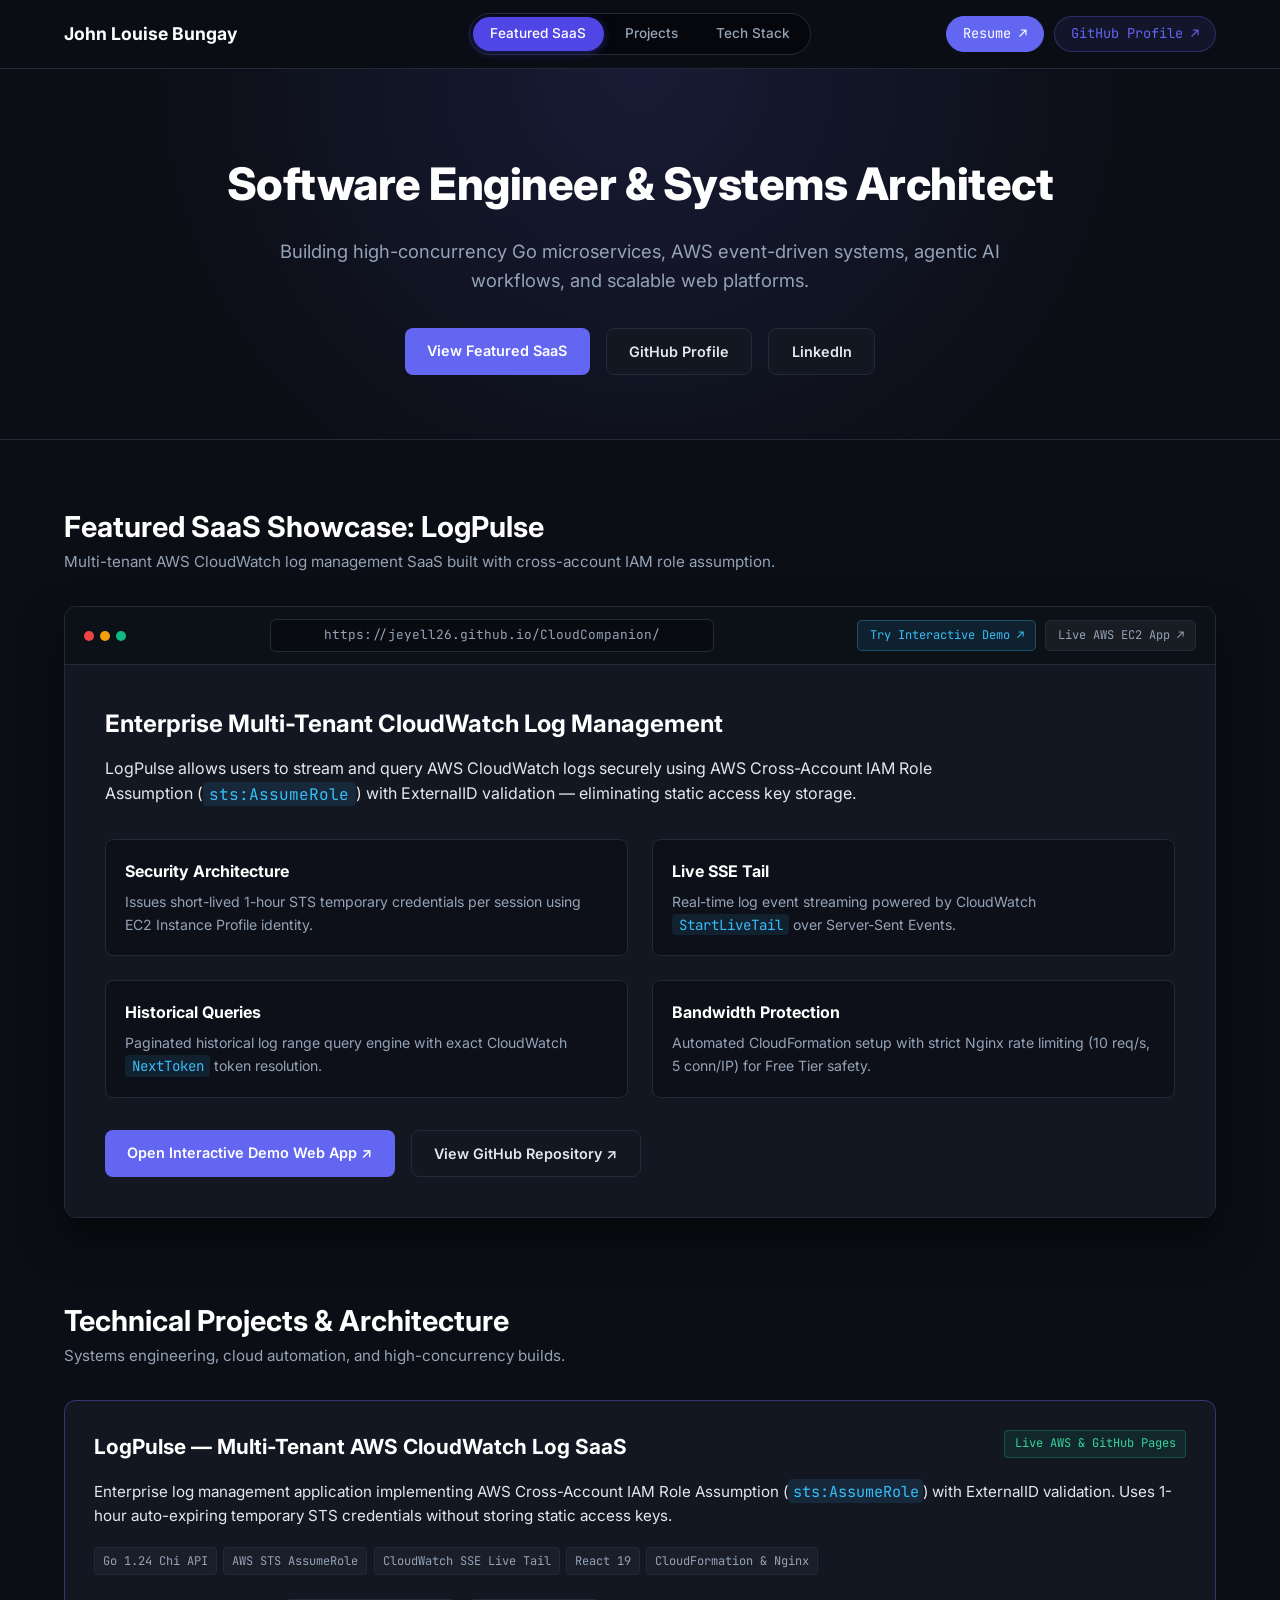
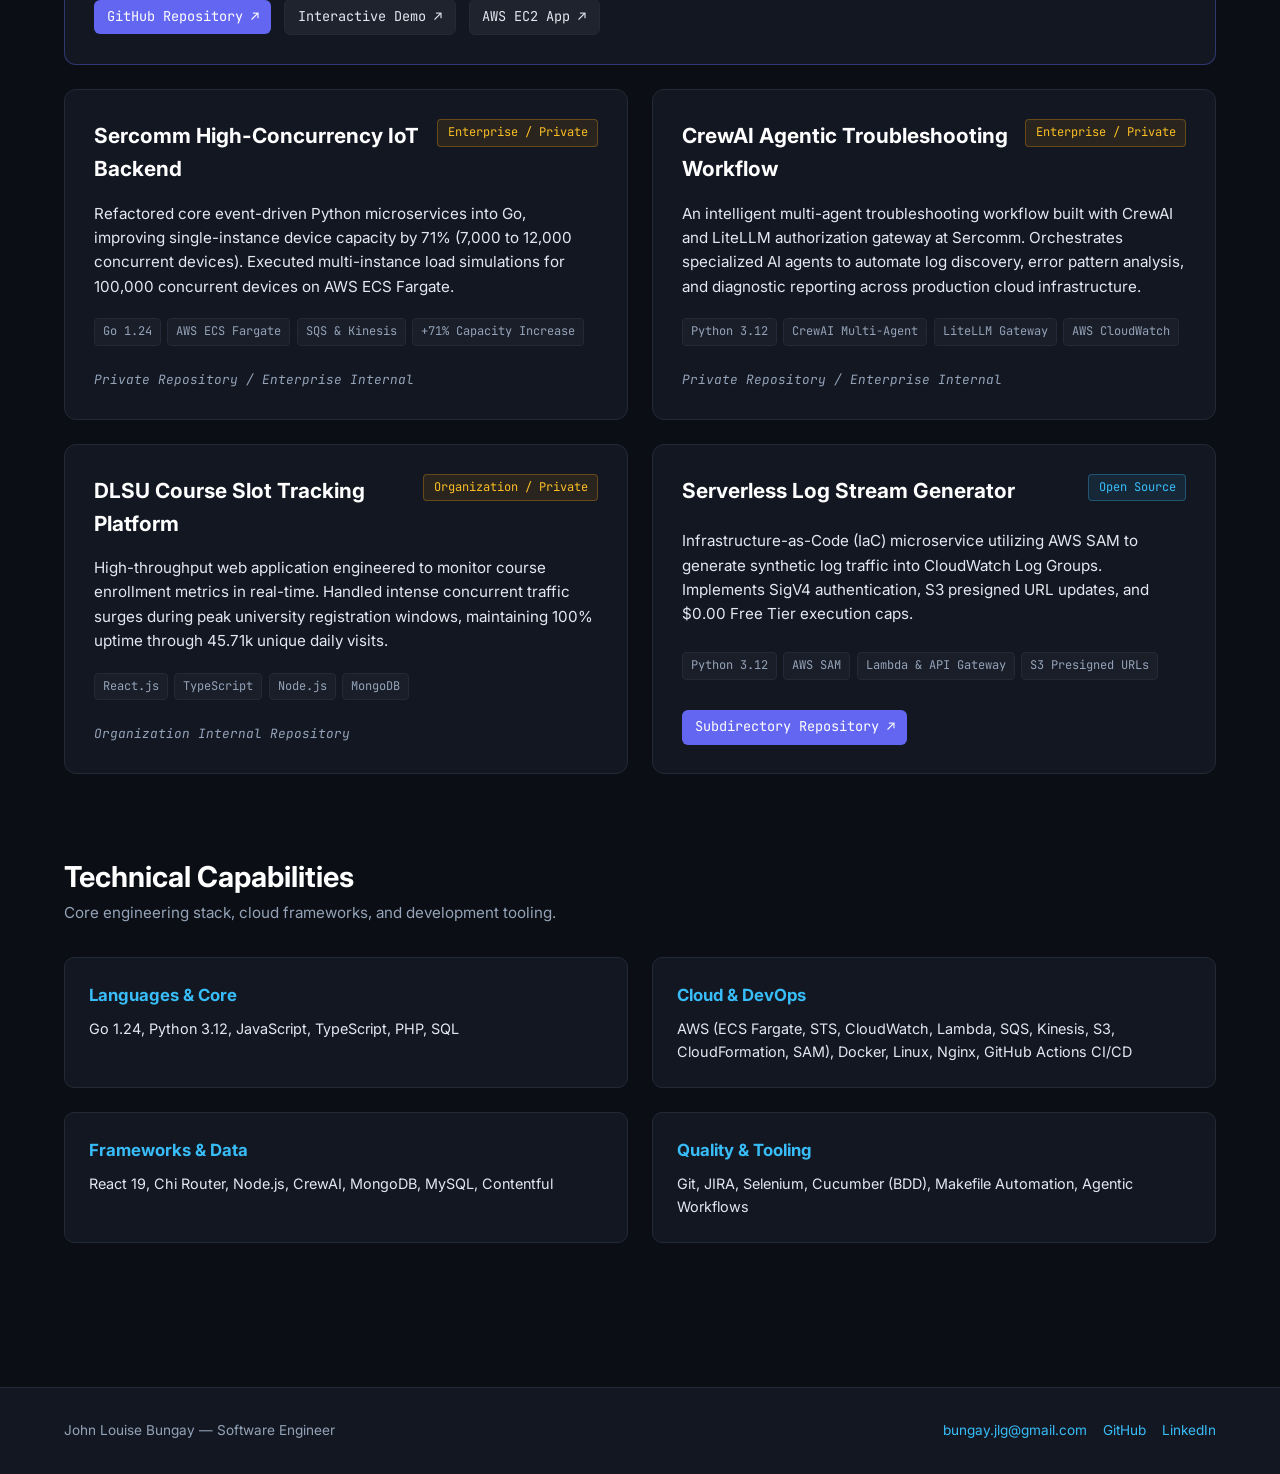
<file: index.html>
<!DOCTYPE html>
<html lang="en">
<head>
  <meta charset="UTF-8" />
  <meta name="viewport" content="width=device-width, initial-scale=1.0"/>
  <title>John Louise Bungay — Software Engineer</title>
  <link rel="preconnect" href="https://fonts.googleapis.com">
  <link rel="preconnect" href="https://fonts.gstatic.com" crossorigin>
  <link href="https://fonts.googleapis.com/css2?family=Inter:wght@300;400;500;600;700&family=JetBrains+Mono:wght@400;500&display=swap" rel="stylesheet">
  <link rel="stylesheet" href="style.css" />
</head>
<body>

  <!-- Floating Segmented Menu Bar -->
  <header class="top-bar">
    <div class="top-bar-container">
      <a href="#" class="brand">John Louise Bungay</a>
      
      <!-- Interactive Segmented Pill Nav -->
      <nav class="pill-menu">
        <a href="#showcase" class="menu-btn active">Featured SaaS</a>
        <a href="#projects" class="menu-btn">Projects</a>
        <a href="#skills" class="menu-btn">Tech Stack</a>
      </nav>

      <div class="header-right-actions">
        <a href="resume.html" class="btn-github highlight-resume">Resume ↗</a>
        <a href="https://github.com/Jeyell26" target="_blank" rel="noopener" class="btn-github">GitHub Profile ↗</a>
      </div>
    </div>
  </header>

  <!-- Hero Section -->
  <section class="hero">
    <div class="hero-container">
      <h1 class="hero-title">Software Engineer & Systems Architect</h1>
      <p class="hero-subtitle">Building high-concurrency Go microservices, AWS event-driven systems, agentic AI workflows, and scalable web platforms.</p>
      
      <div class="hero-actions">
        <a href="#showcase" class="btn btn-primary">View Featured SaaS</a>
        <a href="https://github.com/Jeyell26" target="_blank" rel="noopener" class="btn btn-secondary">GitHub Profile</a>
        <a href="https://www.linkedin.com/in/jeyellbungay/" target="_blank" rel="noopener" class="btn btn-secondary">LinkedIn</a>
      </div>
    </div>
  </section>

  <!-- Main Content -->
  <main class="main-content">

    <!-- Featured Product Showcase: LogPulse -->
    <section id="showcase" class="section">
      <div class="section-header">
        <h2 class="section-title">Featured SaaS Showcase: LogPulse</h2>
        <p class="section-subtitle">Multi-tenant AWS CloudWatch log management SaaS built with cross-account IAM role assumption.</p>
      </div>

      <div class="browser-frame">
        <div class="browser-header">
          <div class="browser-dots">
            <span class="dot red"></span>
            <span class="dot yellow"></span>
            <span class="dot green"></span>
          </div>
          <div class="browser-address">https://jeyell26.github.io/CloudCompanion/</div>
          <div class="browser-actions">
            <a href="https://jeyell26.github.io/CloudCompanion/" target="_blank" rel="noopener" class="btn-frame highlight">Try Interactive Demo ↗</a>
            <a href="http://3.89.224.215" target="_blank" rel="noopener" class="btn-frame">Live AWS EC2 App ↗</a>
          </div>
        </div>

        <div class="showcase-content">
          <div class="showcase-info">
            <h3>Enterprise Multi-Tenant CloudWatch Log Management</h3>
            <p>
              LogPulse allows users to stream and query AWS CloudWatch logs securely using AWS Cross-Account IAM Role Assumption (<code>sts:AssumeRole</code>) with ExternalID validation — eliminating static access key storage.
            </p>

            <div class="showcase-grid">
              <div class="showcase-box">
                <h4>Security Architecture</h4>
                <p>Issues short-lived 1-hour STS temporary credentials per session using EC2 Instance Profile identity.</p>
              </div>
              <div class="showcase-box">
                <h4>Live SSE Tail</h4>
                <p>Real-time log event streaming powered by CloudWatch <code>StartLiveTail</code> over Server-Sent Events.</p>
              </div>
              <div class="showcase-box">
                <h4>Historical Queries</h4>
                <p>Paginated historical log range query engine with exact CloudWatch <code>NextToken</code> token resolution.</p>
              </div>
              <div class="showcase-box">
                <h4>Bandwidth Protection</h4>
                <p>Automated CloudFormation setup with strict Nginx rate limiting (10 req/s, 5 conn/IP) for Free Tier safety.</p>
              </div>
            </div>

            <div class="showcase-cta">
              <a href="https://jeyell26.github.io/CloudCompanion/" target="_blank" rel="noopener" class="btn btn-primary">Open Interactive Demo Web App ↗</a>
              <a href="https://github.com/Jeyell26/CloudCompanion" target="_blank" rel="noopener" class="btn btn-secondary">View GitHub Repository ↗</a>
            </div>
          </div>
        </div>

      </div>
    </section>

    <!-- Technical Projects Grid -->
    <section id="projects" class="section">
      <div class="section-header">
        <h2 class="section-title">Technical Projects & Architecture</h2>
        <p class="section-subtitle">Systems engineering, cloud automation, and high-concurrency builds.</p>
      </div>

      <div class="projects-grid">

        <!-- Card 1: LogPulse -->
        <div class="project-card featured">
          <div class="card-top">
            <h3 class="card-title">LogPulse — Multi-Tenant AWS CloudWatch Log SaaS</h3>
            <span class="badge live">Live AWS & GitHub Pages</span>
          </div>
          <p class="card-text">
            Enterprise log management application implementing AWS Cross-Account IAM Role Assumption (<code>sts:AssumeRole</code>) with ExternalID validation. Uses 1-hour auto-expiring temporary STS credentials without storing static access keys.
          </p>
          <div class="card-features">
            <div class="feature-tag">Go 1.24 Chi API</div>
            <div class="feature-tag">AWS STS AssumeRole</div>
            <div class="feature-tag">CloudWatch SSE Live Tail</div>
            <div class="feature-tag">React 19</div>
            <div class="feature-tag">CloudFormation & Nginx</div>
          </div>
          <div class="card-links">
            <a href="https://github.com/Jeyell26/CloudCompanion" target="_blank" rel="noopener" class="card-btn primary">GitHub Repository ↗</a>
            <a href="https://jeyell26.github.io/CloudCompanion/" target="_blank" rel="noopener" class="card-btn secondary">Interactive Demo ↗</a>
            <a href="http://3.89.224.215" target="_blank" rel="noopener" class="card-btn secondary">AWS EC2 App ↗</a>
          </div>
        </div>

        <!-- Card 2: Sercomm IoT Optimization -->
        <div class="project-card">
          <div class="card-top">
            <h3 class="card-title">Sercomm High-Concurrency IoT Backend</h3>
            <span class="badge private">Enterprise / Private</span>
          </div>
          <p class="card-text">
            Refactored core event-driven Python microservices into Go, improving single-instance device capacity by 71% (7,000 to 12,000 concurrent devices). Executed multi-instance load simulations for 100,000 concurrent devices on AWS ECS Fargate.
          </p>
          <div class="card-features">
            <div class="feature-tag">Go 1.24</div>
            <div class="feature-tag">AWS ECS Fargate</div>
            <div class="feature-tag">SQS & Kinesis</div>
            <div class="feature-tag">+71% Capacity Increase</div>
          </div>
          <div class="card-links">
            <span class="card-note">Private Repository / Enterprise Internal</span>
          </div>
        </div>

        <!-- Card 3: CrewAI Troubleshooting -->
        <div class="project-card">
          <div class="card-top">
            <h3 class="card-title">CrewAI Agentic Troubleshooting Workflow</h3>
            <span class="badge private">Enterprise / Private</span>
          </div>
          <p class="card-text">
            An intelligent multi-agent troubleshooting workflow built with CrewAI and LiteLLM authorization gateway at Sercomm. Orchestrates specialized AI agents to automate log discovery, error pattern analysis, and diagnostic reporting across production cloud infrastructure.
          </p>
          <div class="card-features">
            <div class="feature-tag">Python 3.12</div>
            <div class="feature-tag">CrewAI Multi-Agent</div>
            <div class="feature-tag">LiteLLM Gateway</div>
            <div class="feature-tag">AWS CloudWatch</div>
          </div>
          <div class="card-links">
            <span class="card-note">Private Repository / Enterprise Internal</span>
          </div>
        </div>

        <!-- Card 4: DLSU Class Tracker -->
        <div class="project-card">
          <div class="card-top">
            <h3 class="card-title">DLSU Course Slot Tracking Platform</h3>
            <span class="badge private">Organization / Private</span>
          </div>
          <p class="card-text">
            High-throughput web application engineered to monitor course enrollment metrics in real-time. Handled intense concurrent traffic surges during peak university registration windows, maintaining 100% uptime through 45.71k unique daily visits.
          </p>
          <div class="card-features">
            <div class="feature-tag">React.js</div>
            <div class="feature-tag">TypeScript</div>
            <div class="feature-tag">Node.js</div>
            <div class="feature-tag">MongoDB</div>
          </div>
          <div class="card-links">
            <span class="card-note">Organization Internal Repository</span>
          </div>
        </div>

        <!-- Card 5: Serverless Log Generator -->
        <div class="project-card">
          <div class="card-top">
            <h3 class="card-title">Serverless Log Stream Generator</h3>
            <span class="badge public">Open Source</span>
          </div>
          <p class="card-text">
            Infrastructure-as-Code (IaC) microservice utilizing AWS SAM to generate synthetic log traffic into CloudWatch Log Groups. Implements SigV4 authentication, S3 presigned URL updates, and $0.00 Free Tier execution caps.
          </p>
          <div class="card-features">
            <div class="feature-tag">Python 3.12</div>
            <div class="feature-tag">AWS SAM</div>
            <div class="feature-tag">Lambda & API Gateway</div>
            <div class="feature-tag">S3 Presigned URLs</div>
          </div>
          <div class="card-links">
            <a href="https://github.com/Jeyell26/CloudCompanion/tree/main/tiny" target="_blank" rel="noopener" class="card-btn primary">Subdirectory Repository ↗</a>
          </div>
        </div>

      </div>
    </section>

    <!-- Technical Skills Section -->
    <section id="skills" class="section">
      <div class="section-header">
        <h2 class="section-title">Technical Capabilities</h2>
        <p class="section-subtitle">Core engineering stack, cloud frameworks, and development tooling.</p>
      </div>

      <div class="skills-matrix">
        <div class="skill-box">
          <h4>Languages & Core</h4>
          <p>Go 1.24, Python 3.12, JavaScript, TypeScript, PHP, SQL</p>
        </div>
        <div class="skill-box">
          <h4>Cloud & DevOps</h4>
          <p>AWS (ECS Fargate, STS, CloudWatch, Lambda, SQS, Kinesis, S3, CloudFormation, SAM), Docker, Linux, Nginx, GitHub Actions CI/CD</p>
        </div>
        <div class="skill-box">
          <h4>Frameworks & Data</h4>
          <p>React 19, Chi Router, Node.js, CrewAI, MongoDB, MySQL, Contentful</p>
        </div>
        <div class="skill-box">
          <h4>Quality & Tooling</h4>
          <p>Git, JIRA, Selenium, Cucumber (BDD), Makefile Automation, Agentic Workflows</p>
        </div>
      </div>
    </section>

  </main>

  <!-- Footer -->
  <footer class="footer">
    <div class="footer-container">
      <div>John Louise Bungay — Software Engineer</div>
      <div class="footer-links">
        <a href="mailto:bungay.jlg@gmail.com">bungay.jlg@gmail.com</a>
        <a href="https://github.com/Jeyell26" target="_blank" rel="noopener">GitHub</a>
        <a href="https://www.linkedin.com/in/jeyellbungay/" target="_blank" rel="noopener">LinkedIn</a>
      </div>
    </div>
  </footer>

</body>
</html>
</file>
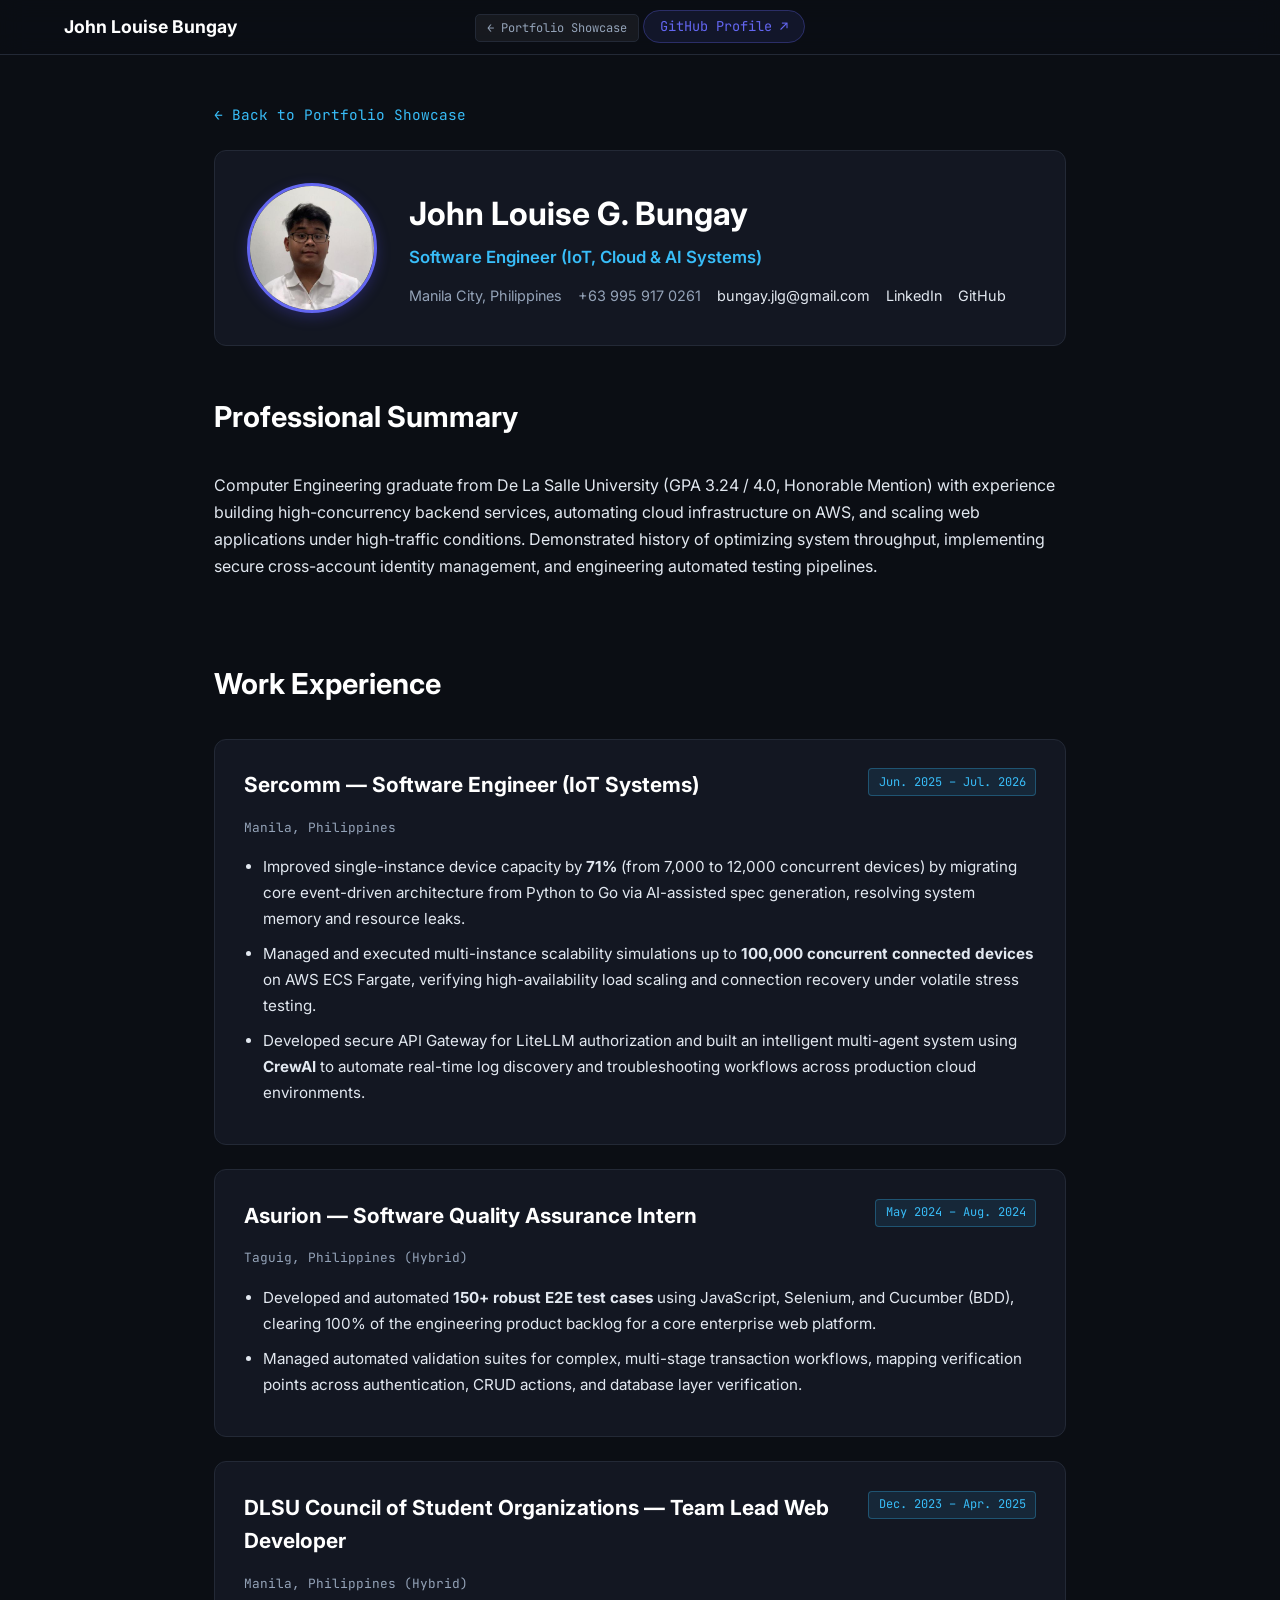
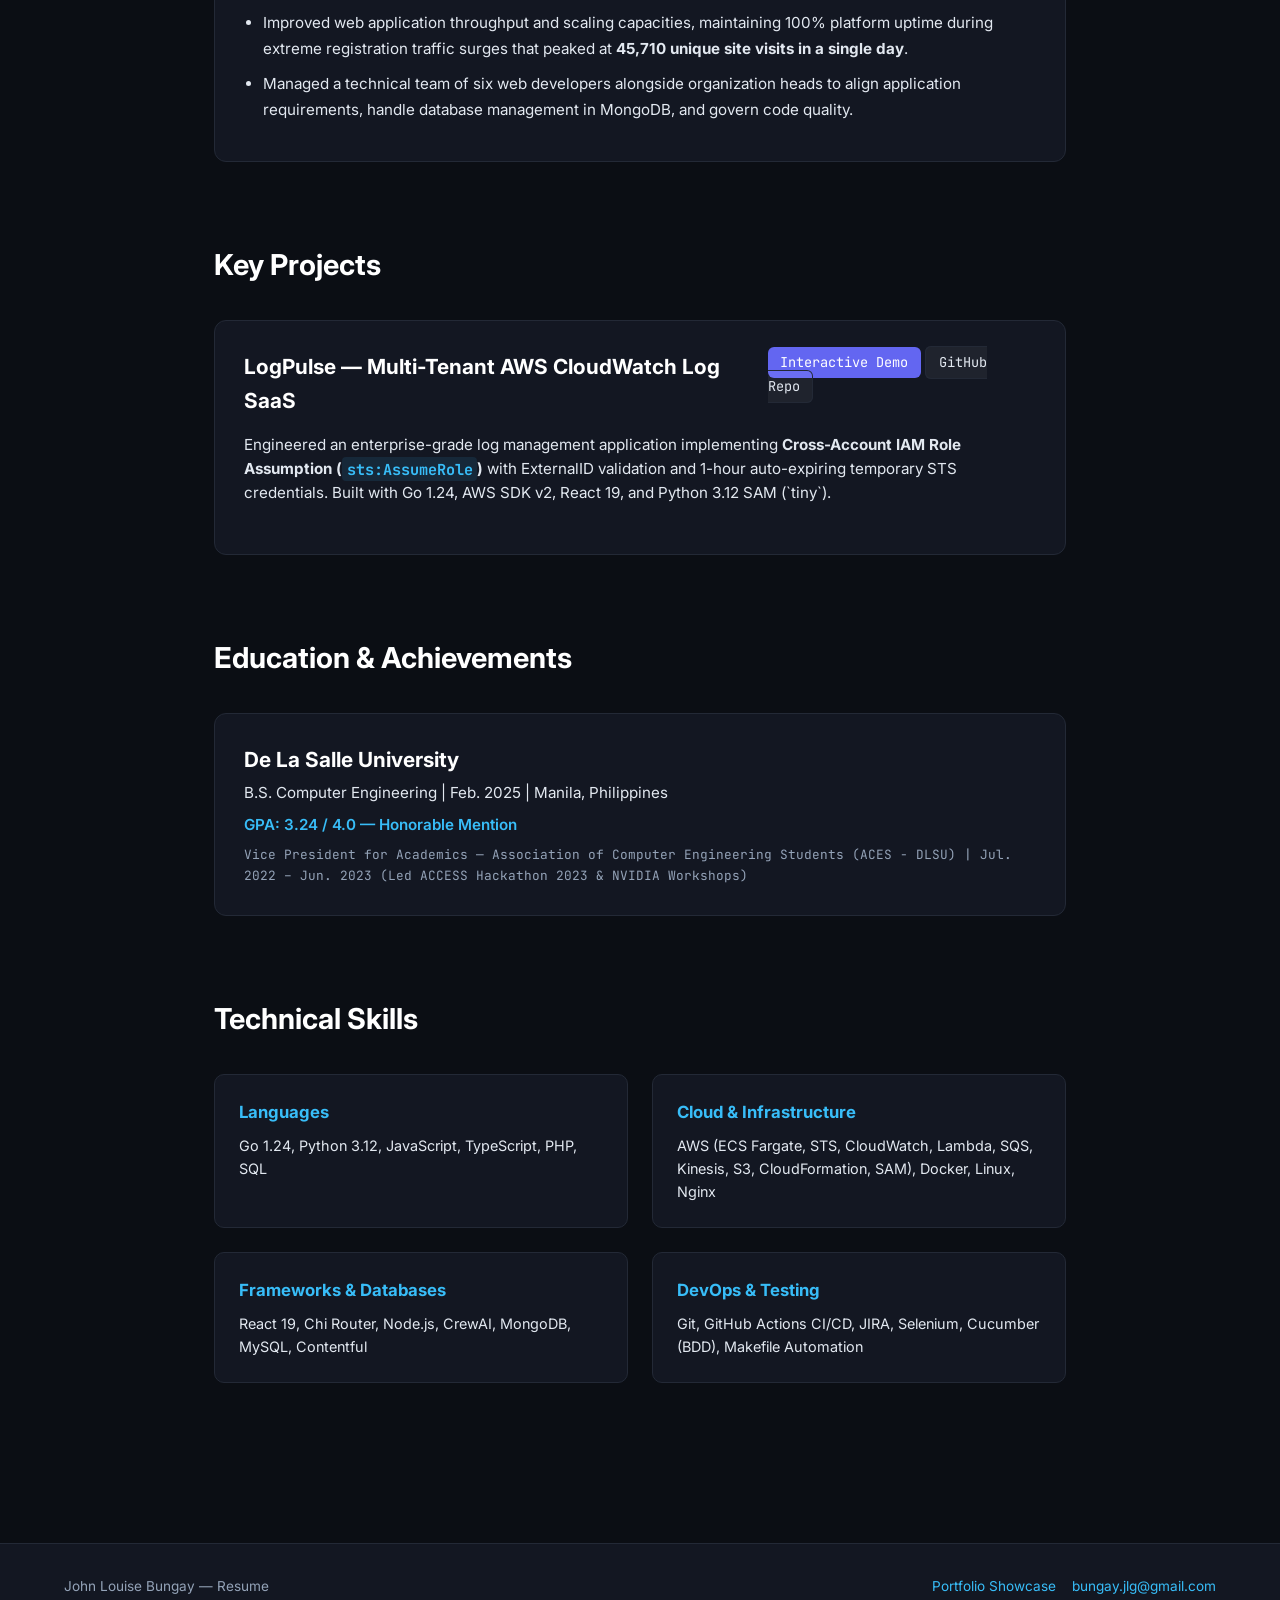
<file: resume.html>
<!DOCTYPE html>
<html lang="en">
<head>
  <meta charset="UTF-8" />
  <meta name="viewport" content="width=device-width, initial-scale=1.0"/>
  <title>John Louise Bungay — Resume</title>
  <link rel="preconnect" href="https://fonts.googleapis.com">
  <link rel="preconnect" href="https://fonts.gstatic.com" crossorigin>
  <link href="https://fonts.googleapis.com/css2?family=Inter:wght@300;400;500;600;700&family=JetBrains+Mono:wght@400;500&display=swap" rel="stylesheet">
  <link rel="stylesheet" href="style.css" />
  <style>
    .resume-page {
      max-width: 900px;
      margin: 0 auto;
      padding: 3rem 1.5rem 5rem;
    }
    .profile-header {
      display: flex;
      align-items: center;
      gap: 2rem;
      background: var(--panel-bg);
      border: 1px solid var(--border-color);
      border-radius: 12px;
      padding: 2rem;
      margin-bottom: 3rem;
    }
    .profile-img {
      width: 130px;
      height: 130px;
      border-radius: 50%;
      object-fit: cover;
      border: 3px solid var(--primary-light);
      box-shadow: 0 4px 14px rgba(79, 70, 229, 0.3);
    }
    .profile-info h1 {
      font-size: 2rem;
      font-weight: 700;
      color: var(--text-heading);
      margin-bottom: 0.3rem;
    }
    .profile-title {
      color: var(--accent-blue);
      font-size: 1.05rem;
      font-weight: 600;
      margin-bottom: 0.8rem;
    }
    .profile-contact {
      color: var(--text-muted);
      font-size: 0.9rem;
      display: flex;
      flex-wrap: wrap;
      gap: 1rem;
    }
    .profile-contact a {
      color: var(--text-primary);
      text-decoration: none;
    }
    .profile-contact a:hover {
      color: var(--accent-blue);
    }
    .nav-back {
      display: inline-block;
      margin-bottom: 1.5rem;
      color: var(--accent-blue);
      text-decoration: none;
      font-size: 0.9rem;
      font-family: var(--font-mono);
    }
  </style>
</head>
<body>

  <!-- Floating Header Top Bar -->
  <header class="top-bar">
    <div class="top-bar-container">
      <a href="index.html" class="brand">John Louise Bungay</a>
      
      <div class="nav-links">
        <a href="index.html" class="btn-frame">← Portfolio Showcase</a>
        <a href="https://github.com/Jeyell26" target="_blank" rel="noopener" class="btn-github">GitHub Profile ↗</a>
      </div>
    </div>
  </header>

  <main class="resume-page">
    <a href="index.html" class="nav-back">← Back to Portfolio Showcase</a>

    <!-- Profile Header with Photo -->
    <div class="profile-header">
      <img src="jl.jpg" alt="John Louise Bungay" class="profile-img" onerror="this.style.display='none'" />
      <div class="profile-info">
        <h1>John Louise G. Bungay</h1>
        <div class="profile-title">Software Engineer (IoT, Cloud & AI Systems)</div>
        <div class="profile-contact">
          <span>Manila City, Philippines</span>
          <span>+63 995 917 0261</span>
          <a href="mailto:bungay.jlg@gmail.com">bungay.jlg@gmail.com</a>
          <a href="https://www.linkedin.com/in/jeyellbungay/" target="_blank" rel="noopener">LinkedIn</a>
          <a href="https://github.com/Jeyell26" target="_blank" rel="noopener">GitHub</a>
        </div>
      </div>
    </div>

    <!-- About Summary -->
    <section class="section">
      <div class="section-header">
        <h2 class="section-title">Professional Summary</h2>
      </div>
      <p class="card-text" style="font-size: 1rem; line-height: 1.7;">
        Computer Engineering graduate from De La Salle University (GPA 3.24 / 4.0, Honorable Mention) with experience building high-concurrency backend services, automating cloud infrastructure on AWS, and scaling web applications under high-traffic conditions. Demonstrated history of optimizing system throughput, implementing secure cross-account identity management, and engineering automated testing pipelines.
      </p>
    </section>

    <!-- Work Experience -->
    <section class="section">
      <div class="section-header">
        <h2 class="section-title">Work Experience</h2>
      </div>

      <div class="projects-grid" style="grid-template-columns: 1fr; gap: 1.5rem;">
        
        <div class="project-card">
          <div class="card-top">
            <h3 class="card-title">Sercomm — <span>Software Engineer (IoT Systems)</span></h3>
            <span class="badge public">Jun. 2025 – Jul. 2026</span>
          </div>
          <p class="card-note" style="margin-bottom: 1rem; font-style: normal;">Manila, Philippines</p>
          <ul style="padding-left: 1.2rem; color: var(--text-primary); font-size: 0.95rem; line-height: 1.7;">
            <li style="margin-bottom: 0.6rem;">Improved single-instance device capacity by <strong>71%</strong> (from 7,000 to 12,000 concurrent devices) by migrating core event-driven architecture from Python to Go via AI-assisted spec generation, resolving system memory and resource leaks.</li>
            <li style="margin-bottom: 0.6rem;">Managed and executed multi-instance scalability simulations up to <strong>100,000 concurrent connected devices</strong> on AWS ECS Fargate, verifying high-availability load scaling and connection recovery under volatile stress testing.</li>
            <li style="margin-bottom: 0.6rem;">Developed secure API Gateway for LiteLLM authorization and built an intelligent multi-agent system using <strong>CrewAI</strong> to automate real-time log discovery and troubleshooting workflows across production cloud environments.</li>
          </ul>
        </div>

        <div class="project-card">
          <div class="card-top">
            <h3 class="card-title">Asurion — <span>Software Quality Assurance Intern</span></h3>
            <span class="badge public">May 2024 – Aug. 2024</span>
          </div>
          <p class="card-note" style="margin-bottom: 1rem; font-style: normal;">Taguig, Philippines (Hybrid)</p>
          <ul style="padding-left: 1.2rem; color: var(--text-primary); font-size: 0.95rem; line-height: 1.7;">
            <li style="margin-bottom: 0.6rem;">Developed and automated <strong>150+ robust E2E test cases</strong> using JavaScript, Selenium, and Cucumber (BDD), clearing 100% of the engineering product backlog for a core enterprise web platform.</li>
            <li style="margin-bottom: 0.6rem;">Managed automated validation suites for complex, multi-stage transaction workflows, mapping verification points across authentication, CRUD actions, and database layer verification.</li>
          </ul>
        </div>

        <div class="project-card">
          <div class="card-top">
            <h3 class="card-title">DLSU Council of Student Organizations — <span>Team Lead Web Developer</span></h3>
            <span class="badge public">Dec. 2023 – Apr. 2025</span>
          </div>
          <p class="card-note" style="margin-bottom: 1rem; font-style: normal;">Manila, Philippines (Hybrid)</p>
          <ul style="padding-left: 1.2rem; color: var(--text-primary); font-size: 0.95rem; line-height: 1.7;">
            <li style="margin-bottom: 0.6rem;">Improved web application throughput and scaling capacities, maintaining 100% platform uptime during extreme registration traffic surges that peaked at <strong>45,710 unique site visits in a single day</strong>.</li>
            <li style="margin-bottom: 0.6rem;">Managed a technical team of six web developers alongside organization heads to align application requirements, handle database management in MongoDB, and govern code quality.</li>
          </ul>
        </div>

      </div>
    </section>

    <!-- Key Projects -->
    <section class="section">
      <div class="section-header">
        <h2 class="section-title">Key Projects</h2>
      </div>

      <div class="projects-grid" style="grid-template-columns: 1fr; gap: 1.5rem;">
        <div class="project-card">
          <div class="card-top">
            <h3 class="card-title">LogPulse — Multi-Tenant AWS CloudWatch Log SaaS</h3>
            <div>
              <a href="https://jeyell26.github.io/CloudCompanion/" target="_blank" class="card-btn primary">Interactive Demo</a>
              <a href="https://github.com/Jeyell26/CloudCompanion" target="_blank" class="card-btn secondary">GitHub Repo</a>
            </div>
          </div>
          <p class="card-text">
            Engineered an enterprise-grade log management application implementing <strong>Cross-Account IAM Role Assumption (<code>sts:AssumeRole</code>)</strong> with ExternalID validation and 1-hour auto-expiring temporary STS credentials. Built with Go 1.24, AWS SDK v2, React 19, and Python 3.12 SAM (`tiny`).
          </p>
        </div>
      </div>
    </section>

    <!-- Education -->
    <section class="section">
      <div class="section-header">
        <h2 class="section-title">Education & Achievements</h2>
      </div>
      <div class="project-card">
        <h3 class="card-title" style="margin-bottom: 0.3rem;">De La Salle University</h3>
        <p class="card-text" style="margin-bottom: 0.5rem;">B.S. Computer Engineering | Feb. 2025 | Manila, Philippines</p>
        <p class="card-text" style="color: var(--accent-blue); font-weight: 600; margin-bottom: 0.5rem;">GPA: 3.24 / 4.0 — Honorable Mention</p>
        <p class="card-note" style="font-style: normal;">Vice President for Academics — Association of Computer Engineering Students (ACES - DLSU) | Jul. 2022 – Jun. 2023 (Led ACCESS Hackathon 2023 & NVIDIA Workshops)</p>
      </div>
    </section>

    <!-- Technical Skills -->
    <section class="section">
      <div class="section-header">
        <h2 class="section-title">Technical Skills</h2>
      </div>
      <div class="skills-matrix">
        <div class="skill-box">
          <h4>Languages</h4>
          <p>Go 1.24, Python 3.12, JavaScript, TypeScript, PHP, SQL</p>
        </div>
        <div class="skill-box">
          <h4>Cloud & Infrastructure</h4>
          <p>AWS (ECS Fargate, STS, CloudWatch, Lambda, SQS, Kinesis, S3, CloudFormation, SAM), Docker, Linux, Nginx</p>
        </div>
        <div class="skill-box">
          <h4>Frameworks & Databases</h4>
          <p>React 19, Chi Router, Node.js, CrewAI, MongoDB, MySQL, Contentful</p>
        </div>
        <div class="skill-box">
          <h4>DevOps & Testing</h4>
          <p>Git, GitHub Actions CI/CD, JIRA, Selenium, Cucumber (BDD), Makefile Automation</p>
        </div>
      </div>
    </section>

  </main>

  <!-- Footer -->
  <footer class="footer">
    <div class="footer-container">
      <div>John Louise Bungay — Resume</div>
      <div class="footer-links">
        <a href="index.html">Portfolio Showcase</a>
        <a href="mailto:bungay.jlg@gmail.com">bungay.jlg@gmail.com</a>
      </div>
    </div>
  </footer>

</body>
</html>
</file>
<file: style.css>
/* Modern Product Showcase Developer Portfolio */
:root {
  --bg-color: #0b0e14;
  --panel-bg: #131722;
  --border-color: #232936;
  --primary-color: #4f46e5;
  --primary-light: #6366f1;
  --accent-blue: #38bdf8;
  --text-primary: #e2e8f0;
  --text-heading: #ffffff;
  --text-muted: #94a3b8;
  --font-sans: 'Inter', -apple-system, sans-serif;
  --font-mono: 'JetBrains Mono', monospace;
}

* {
  box-sizing: border-box;
  margin: 0;
  padding: 0;
}

body {
  background-color: var(--bg-color);
  color: var(--text-primary);
  font-family: var(--font-sans);
  line-height: 1.6;
  font-size: 15px;
}

/* Floating Header Top Bar */
.top-bar {
  position: sticky;
  top: 0;
  background-color: rgba(11, 14, 20, 0.9);
  backdrop-filter: blur(12px);
  border-bottom: 1px solid var(--border-color);
  z-index: 1000;
  padding: 0.8rem 0;
}

.top-bar-container {
  max-width: 1200px;
  margin: 0 auto;
  padding: 0 1.5rem;
  display: grid;
  grid-template-columns: 1fr auto 1fr;
  align-items: center;
}

.brand {
  font-size: 1.1rem;
  font-weight: 700;
  color: var(--text-heading);
  text-decoration: none;
  white-space: nowrap;
  justify-self: start;
}

/* Segmented Pill Menu Buttons */
.pill-menu {
  display: flex;
  justify-self: center;
  background: rgba(0, 0, 0, 0.4);
  border: 1px solid var(--border-color);
  padding: 3px;
  border-radius: 30px;
  gap: 3px;
}

.menu-btn {
  color: var(--text-muted);
  text-decoration: none;
  font-size: 0.85rem;
  font-weight: 500;
  padding: 0.4rem 1.1rem;
  border-radius: 20px;
  transition: all 0.2s ease;
}

.menu-btn:hover {
  color: var(--text-heading);
  background: rgba(255, 255, 255, 0.05);
}

.menu-btn.active, .menu-btn:focus {
  color: #ffffff;
  background: var(--primary-color);
  box-shadow: 0 2px 8px rgba(79, 70, 229, 0.4);
}

.header-right-actions {
  display: flex;
  gap: 0.6rem;
  align-items: center;
  justify-self: end;
}

.btn-github {
  font-size: 0.85rem;
  font-family: var(--font-mono);
  background: rgba(99, 102, 241, 0.1);
  border: 1px solid rgba(99, 102, 241, 0.3);
  color: var(--primary-light) !important;
  padding: 0.4rem 1rem;
  border-radius: 20px;
  text-decoration: none;
  transition: all 0.15s ease;
}

.btn-github.highlight-resume {
  background: var(--primary-light);
  color: #ffffff !important;
  border-color: var(--primary-light);
}

.btn-github.highlight-resume:hover {
  background: var(--primary-color);
}

.btn-github:hover {
  background: rgba(99, 102, 241, 0.2);
}

/* Hero */
.hero {
  border-bottom: 1px solid var(--border-color);
  padding: 5rem 1.5rem 4rem;
  background: radial-gradient(circle at 50% 0%, rgba(99, 102, 241, 0.15), transparent 70%);
}

.hero-container {
  max-width: 900px;
  margin: 0 auto;
  text-align: center;
}

.hero-title {
  font-size: 2.8rem;
  font-weight: 800;
  color: var(--text-heading);
  margin-bottom: 1rem;
  letter-spacing: -0.5px;
}

.hero-subtitle {
  font-size: 1.15rem;
  color: var(--text-muted);
  max-width: 750px;
  margin: 0 auto 2rem;
}

.hero-actions {
  display: flex;
  gap: 1rem;
  justify-content: center;
  flex-wrap: wrap;
}

.btn {
  display: inline-block;
  padding: 0.7rem 1.4rem;
  border-radius: 8px;
  font-size: 0.9rem;
  font-weight: 600;
  text-decoration: none;
  transition: all 0.15s ease;
}

.btn-primary {
  background: var(--primary-light);
  color: #ffffff;
}

.btn-primary:hover {
  background: var(--primary-color);
}

.btn-secondary {
  background: var(--panel-bg);
  border: 1px solid var(--border-color);
  color: var(--text-primary);
}

.btn-secondary:hover {
  border-color: var(--text-muted);
}

/* Main Layout */
.main-content {
  max-width: 1200px;
  margin: 0 auto;
  padding: 4rem 1.5rem;
}

.section {
  margin-bottom: 5rem;
  scroll-margin-top: 90px;
}

.section-header {
  margin-bottom: 2rem;
}

.section-title {
  font-size: 1.8rem;
  font-weight: 700;
  color: var(--text-heading);
}

.section-subtitle {
  color: var(--text-muted);
  font-size: 0.95rem;
}

/* Embedded Live Browser Frame Mockup */
.browser-frame {
  background: var(--panel-bg);
  border: 1px solid var(--border-color);
  border-radius: 12px;
  overflow: hidden;
  box-shadow: 0 20px 40px rgba(0, 0, 0, 0.5);
}

.browser-header {
  background: rgba(11, 14, 20, 0.8);
  border-bottom: 1px solid var(--border-color);
  padding: 0.75rem 1.2rem;
  display: flex;
  align-items: center;
  justify-content: space-between;
}

.browser-dots {
  display: flex;
  gap: 6px;
}

.dot {
  width: 10px;
  height: 10px;
  border-radius: 50%;
}

.dot.red { background: #ef4444; }
.dot.yellow { background: #f59e0b; }
.dot.green { background: #10b981; }

.browser-address {
  font-family: var(--font-mono);
  font-size: 0.8rem;
  color: var(--text-muted);
  background: rgba(0, 0, 0, 0.3);
  padding: 0.3rem 1rem;
  border-radius: 6px;
  border: 1px solid var(--border-color);
  width: 40%;
  text-align: center;
  white-space: nowrap;
  overflow: hidden;
  text-overflow: ellipsis;
}

.browser-actions {
  display: flex;
  gap: 0.6rem;
}

.btn-frame {
  font-size: 0.75rem;
  font-family: var(--font-mono);
  color: var(--text-muted);
  text-decoration: none;
  background: rgba(255, 255, 255, 0.05);
  border: 1px solid var(--border-color);
  padding: 0.3rem 0.7rem;
  border-radius: 5px;
  transition: all 0.15s;
}

.btn-frame:hover {
  color: #ffffff;
  background: rgba(255, 255, 255, 0.1);
}

.btn-frame.highlight {
  color: var(--accent-blue);
  border-color: rgba(56, 189, 248, 0.3);
  background: rgba(56, 189, 248, 0.1);
}

.showcase-content {
  padding: 2.5rem;
  background: var(--panel-bg);
}

.showcase-info h3 {
  font-size: 1.5rem;
  color: var(--text-heading);
  margin-bottom: 0.8rem;
}

.showcase-info p {
  color: var(--text-primary);
  font-size: 1rem;
  margin-bottom: 2rem;
  max-width: 900px;
}

.showcase-info p code {
  font-family: var(--font-mono);
  color: var(--accent-blue);
  background: rgba(56, 189, 248, 0.1);
  padding: 0.1rem 0.4rem;
  border-radius: 4px;
}

.showcase-grid {
  display: grid;
  grid-template-columns: repeat(2, 1fr);
  gap: 1.5rem;
  margin-bottom: 2rem;
}

.showcase-box {
  background: rgba(0, 0, 0, 0.3);
  border: 1px solid var(--border-color);
  border-radius: 8px;
  padding: 1.2rem;
}

.showcase-box h4 {
  font-size: 1rem;
  color: var(--text-heading);
  margin-bottom: 0.4rem;
}

.showcase-box p {
  font-size: 0.88rem;
  color: var(--text-muted);
  margin-bottom: 0;
}

.showcase-cta {
  display: flex;
  gap: 1rem;
  flex-wrap: wrap;
}

/* Projects Grid Cards */
.projects-grid {
  display: grid;
  grid-template-columns: repeat(2, 1fr);
  gap: 1.5rem;
}

.project-card {
  background: var(--panel-bg);
  border: 1px solid var(--border-color);
  border-radius: 12px;
  padding: 1.8rem;
  display: flex;
  flex-direction: column;
  justify-content: space-between;
}

.project-card.featured {
  grid-column: span 2;
  border-color: rgba(99, 102, 241, 0.4);
}

.card-top {
  display: flex;
  justify-content: space-between;
  align-items: flex-start;
  margin-bottom: 1rem;
}

.card-title {
  font-size: 1.3rem;
  color: var(--text-heading);
  font-weight: 700;
}

.card-title code {
  font-family: var(--font-mono);
  color: var(--accent-blue);
}

.badge {
  font-size: 0.75rem;
  font-family: var(--font-mono);
  padding: 0.2rem 0.6rem;
  border-radius: 4px;
  white-space: nowrap;
}

.badge.live {
  background: rgba(16, 185, 129, 0.1);
  color: #34d399;
  border: 1px solid rgba(16, 185, 129, 0.3);
}

.badge.private {
  background: rgba(245, 158, 11, 0.1);
  color: #fbbf24;
  border: 1px solid rgba(245, 158, 11, 0.3);
}

.badge.public {
  background: rgba(56, 189, 248, 0.1);
  color: #38bdf8;
  border: 1px solid rgba(56, 189, 248, 0.3);
}

.card-text {
  color: var(--text-primary);
  font-size: 0.95rem;
  margin-bottom: 1.2rem;
}

.card-text code {
  font-family: var(--font-mono);
  color: var(--accent-blue);
  background: rgba(56, 189, 248, 0.1);
  padding: 0.1rem 0.3rem;
  border-radius: 4px;
}

.card-features {
  display: flex;
  flex-wrap: wrap;
  gap: 0.4rem;
  margin-bottom: 1.5rem;
}

.feature-tag {
  font-size: 0.75rem;
  font-family: var(--font-mono);
  color: var(--text-muted);
  background: rgba(255, 255, 255, 0.03);
  border: 1px solid var(--border-color);
  padding: 0.2rem 0.5rem;
  border-radius: 4px;
}

.card-links {
  display: flex;
  gap: 0.8rem;
  align-items: center;
}

.card-btn {
  font-size: 0.85rem;
  font-family: var(--font-mono);
  text-decoration: none;
  padding: 0.4rem 0.8rem;
  border-radius: 6px;
}

.card-btn.primary {
  background: var(--primary-light);
  color: #ffffff;
}

.card-btn.secondary {
  background: rgba(255, 255, 255, 0.05);
  border: 1px solid var(--border-color);
  color: var(--text-primary);
}

.card-note {
  font-size: 0.8rem;
  font-family: var(--font-mono);
  color: var(--text-muted);
  font-style: italic;
}

/* Skills Matrix */
.skills-matrix {
  display: grid;
  grid-template-columns: repeat(2, 1fr);
  gap: 1.5rem;
}

.skill-box {
  background: var(--panel-bg);
  border: 1px solid var(--border-color);
  border-radius: 10px;
  padding: 1.5rem;
}

.skill-box h4 {
  font-size: 1.05rem;
  color: var(--accent-blue);
  margin-bottom: 0.5rem;
}

.skill-box p {
  color: var(--text-primary);
  font-size: 0.9rem;
}

/* Footer */
.footer {
  border-top: 1px solid var(--border-color);
  background: var(--panel-bg);
  padding: 2rem 0;
  font-size: 0.85rem;
  color: var(--text-muted);
}

.footer-container {
  max-width: 1200px;
  margin: 0 auto;
  padding: 0 1.5rem;
  display: flex;
  justify-content: space-between;
}

.footer-links {
  display: flex;
  gap: 1rem;
}

.footer-links a {
  color: var(--accent-blue);
  text-decoration: none;
}

@media (max-width: 900px) {
  .top-bar-container {
    grid-template-columns: 1fr;
    justify-items: center;
    gap: 0.8rem;
  }
  .pill-menu {
    justify-self: center;
  }
  .metrics-container, .projects-grid, .skills-matrix {
    grid-template-columns: 1fr;
  }
  .project-card.featured {
    grid-column: span 1;
  }
  .browser-address {
    display: none;
  }
}
</file>
